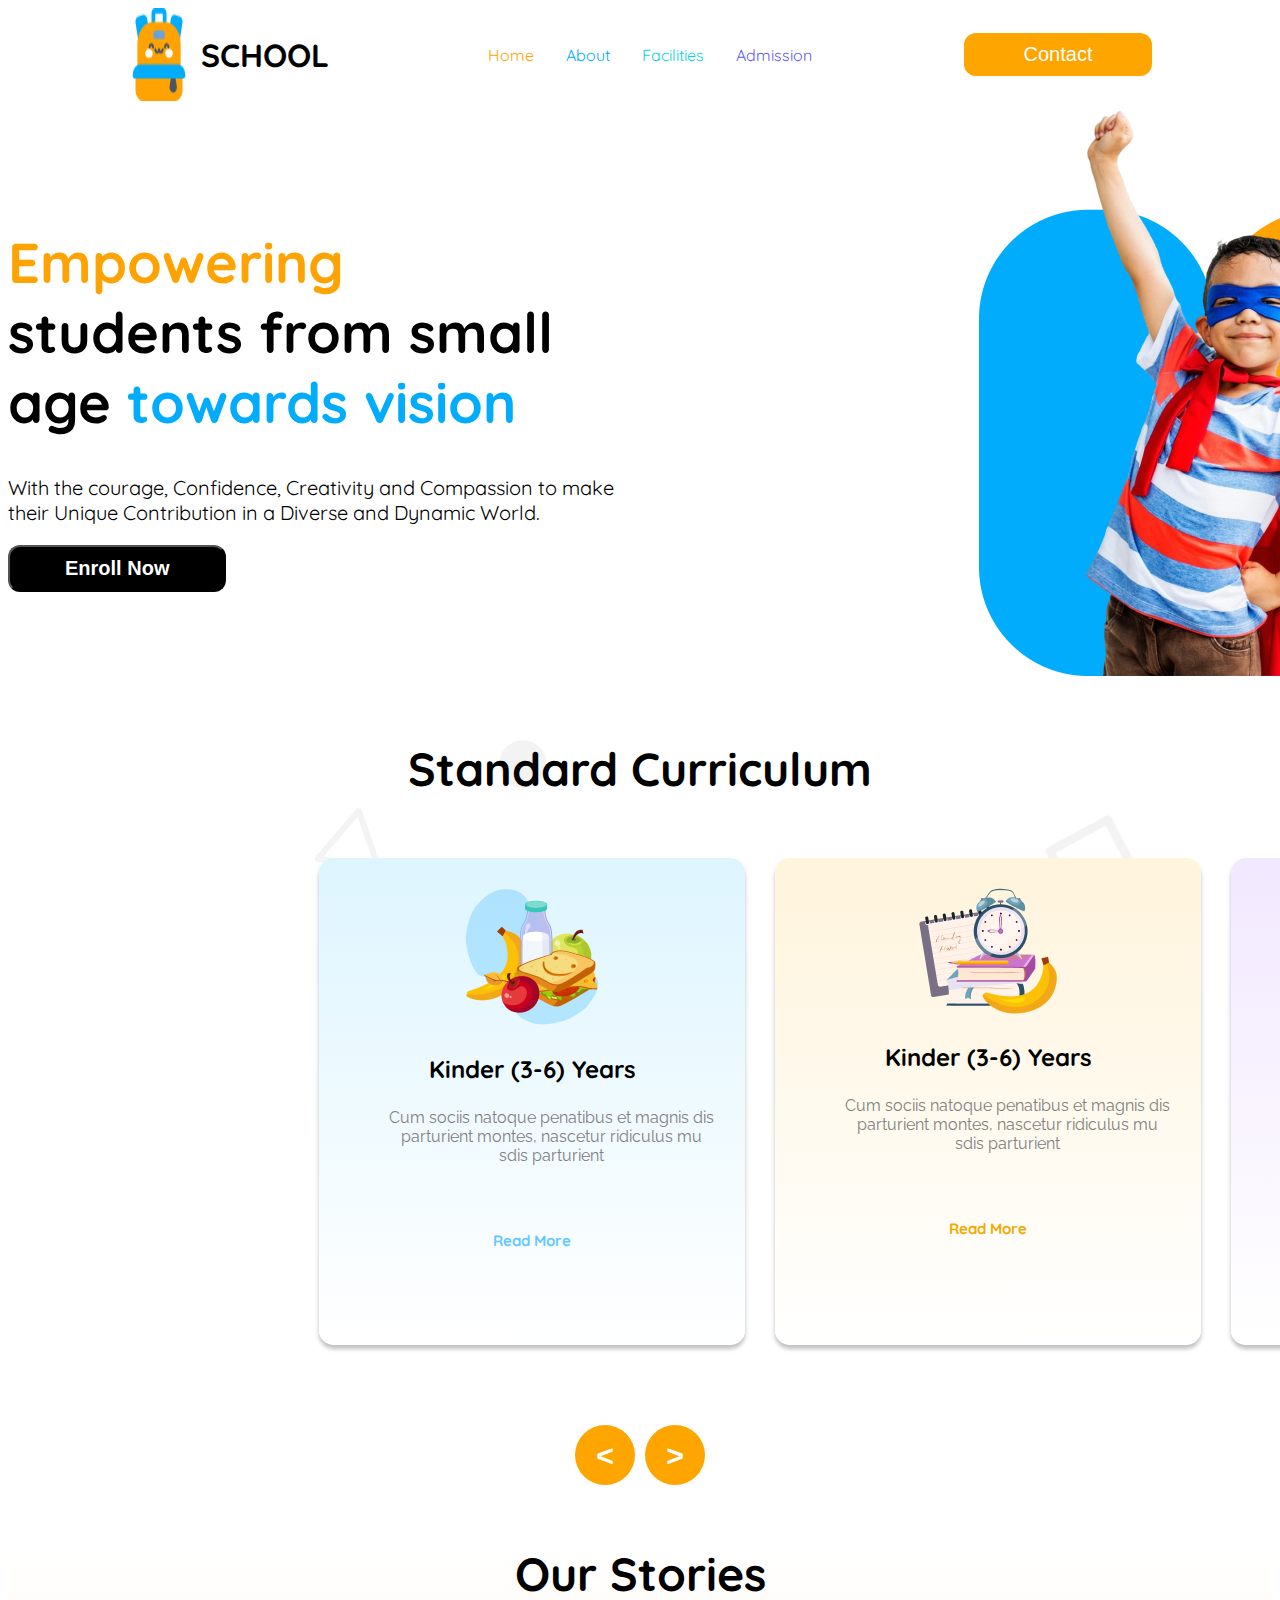
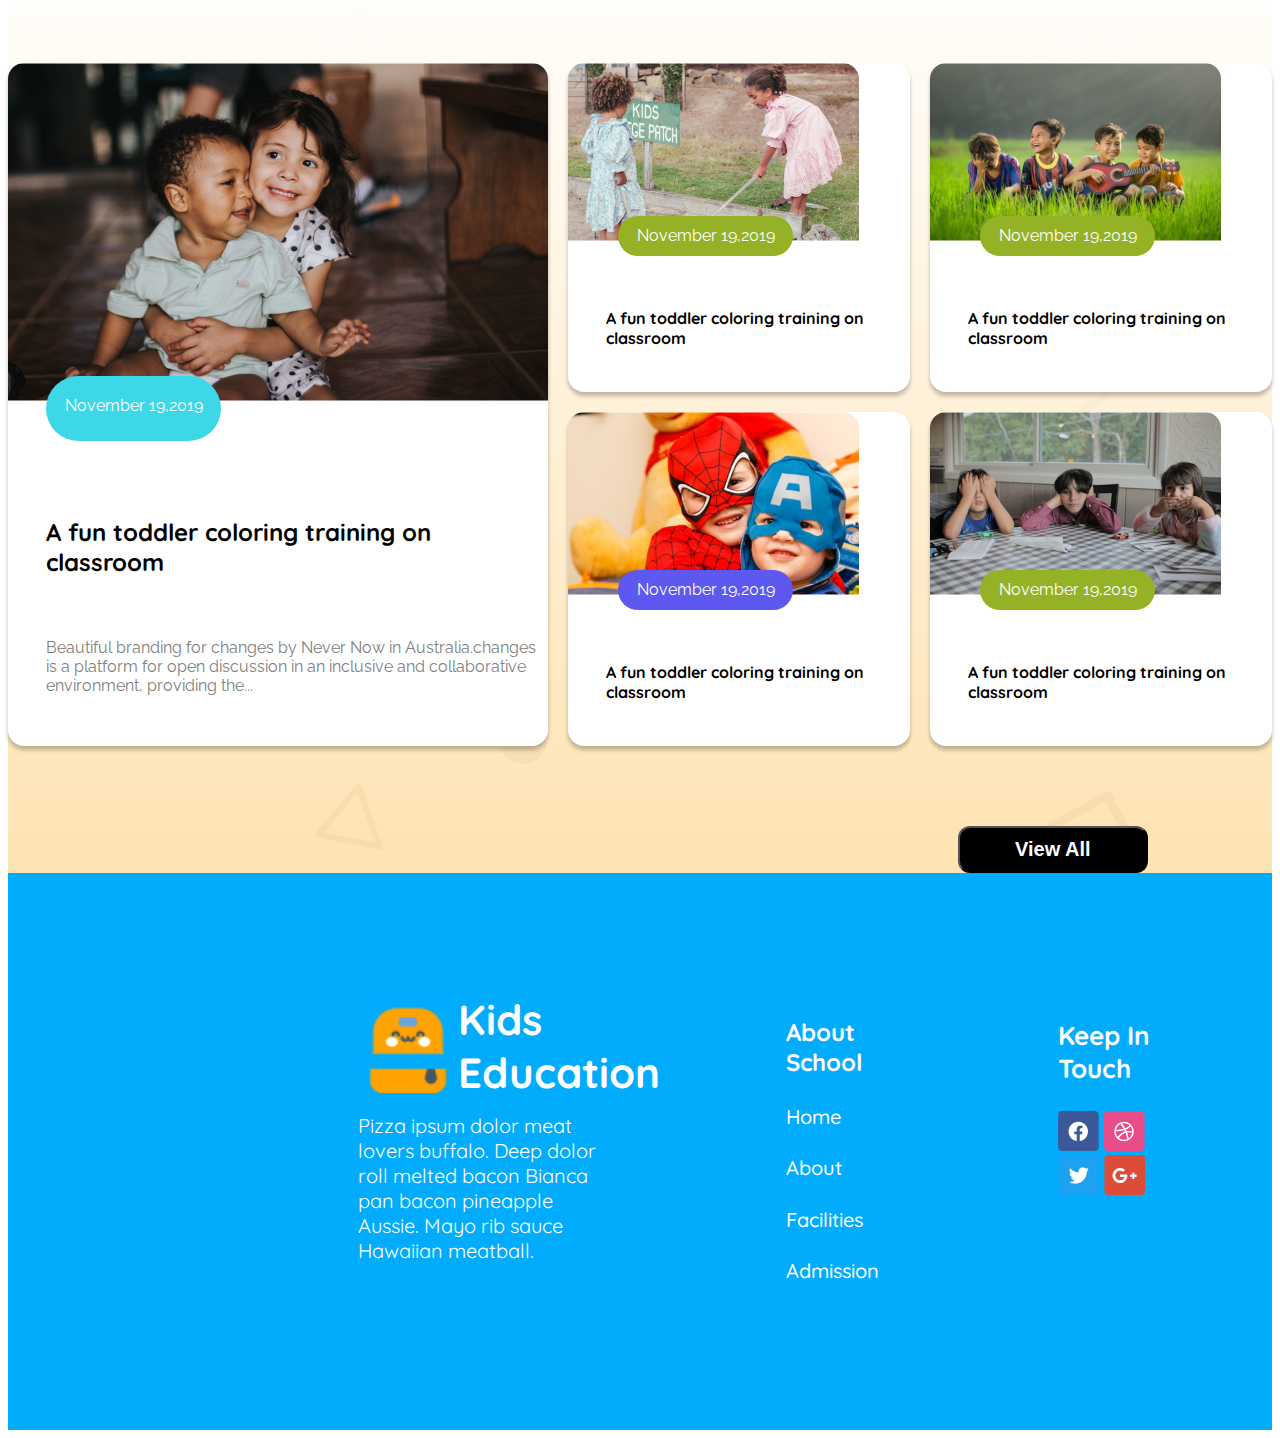
<file: index.html>
<!DOCTYPE html>
<html lang="en">
<head>
    <meta charset="UTF-8">
    <meta name="viewport" content="width=s, initial-scale=1.0">
    <title>Kid School</title>
    <link rel="stylesheet" href="https://cdnjs.cloudflare.com/ajax/libs/font-awesome/6.0.0/css/all.min.css">
    <link rel="stylesheet" href="Styles/School.css">
</head>
<body class="quicksand-font ">
    <header>
        <nav class="navbar flex">
            <div class="flex">
                <img src="./assets/logo.png" alt="">
                <h2 class="school">SCHOOL</h2>
            </div>
            
            <ul class="nav-links flex">
                <li class="nav-item"><a href="" class="nav-link fn-clr-orange">Home</a></li>
                <li class="nav-item"><a href="" class="nav-link fn-clr-skyblue">About</a></li>
                <li class="nav-item"><a href="" class="nav-link fn-clr-4">Facilities</a></li>
                <li class="nav-item"><a href="" class="nav-link fn-clr-lavender">Admission</a></li>
            </ul>
            <div>
                <button class="btn-orange">Contact</button>
            </div>
            <div class="icon">
                <i class="fa-solid fa-bars"></i>
            </div>
        </nav>
        <div class="banner flex">
            <div>
                <h1 class="main-title"><span class="fn-clr-orange">Empowering</span>
                    <br>
                students from small age <span class="fn-clr-skyblue">towards vision</span></h1>
                <p class="banner-description">With the courage, Confidence, Creativity and Compassion to make their Unique Contribution in a Diverse and Dynamic World.</p>
                <button class="btn-black">Enroll Now</button>
                
            </div>
            <div>
                <img src="./assets/hero-kids.png" alt="">
            </div>
        </div>
    </header>
    <main>
        <section class="school-info">
            <h1 class="section-title">Standard Curriculum</h1>
            <div class="cards">
                <div class="card-common card-blue">
                    <img src="assets/kinder.png" alt="">
                    <h3 class="card-title">Kinder (3-6) Years</h3>
                    <p class="card-description raleway">Cum sociis natoque penatibus et magnis
                    dis parturient montes, nascetur ridiculus
                    mu sdis parturient</p>
                    <p class="read-blue">Read More</p>
                </div>
                <div class="card-common card-gray">
                    <img src="assets/elementary.png" alt="">
                    <h3 class="card-title">Kinder (3-6) Years</h3>
                    <p class="card-description raleway">Cum sociis natoque penatibus et magnis
                    dis parturient montes, nascetur ridiculus
                    mu sdis parturient</p>
                    <p class="read-gray">Read More</p>
                </div>
                <div class="card-common card-purple">
                    <img src="assets/middle.png" alt="">
                    <h3 class="card-title">Kinder (3-6) Years</h3>
                    <p class="card-description raleway">Cum sociis natoque penatibus et magnis
                    dis parturient montes, nascetur ridiculus
                    mu sdis parturient</p>
                    <p class="read-purple">Read More</p>
                </div>

            </div>
        </section>
        <div class="next-btn">
            <button class="btn-circle"> < </button>
            <button class="btn-circle"> > </button>
        </div>
        <section class="stories">
            <h1 class="section-title">Our Stories</h1>
            <div class="story-cards">
                <div class="pic-card">
                    <img class="story-img" src="assets/story-1.png" alt="">
                    <div>
                        <p class="raleway badge-blue">November 19,2019</p>
                    </div>
                    <h3 class="story-card-title">A fun toddler coloring training on
                    classroom</h3>
                    <p class="card-description raleway">Beautiful branding for changes by Never Now in Australia.changes is a platform for open discussion in an inclusive and collaborative environment, providing the...</p>
                </div>
                <div class="small-cards">
                    <div class="pic-card-small">
                        <img class="story-img" src="assets/story-2.png" alt="">
                        <p class="raleway badge-green">November 19,2019</p>
                        <h3 class="small-card-title">A fun toddler coloring training on classroom</h3>
                    </div>
                    <div class="pic-card-small">
                        <img class="story-img" src="assets/story-3.png" alt="">
                        <p class="raleway badge-green">November 19,2019</p>
                        <h3 class="small-card-title">A fun toddler coloring training on classroom</h3>
                    </div>
                    <div class="pic-card-small">
                        <img class="story-img" src="assets/story-4.png" alt="">
                        <p class="raleway badge-purple">November 19,2019</p>
                        <h3 class="small-card-title">A fun toddler coloring training on classroom</h3>
                    </div>
                    <div class="pic-card-small">
                        <img class="story-img" src="assets/story-5.png" alt="">
                        <p class="raleway badge-green">November 19,2019</p>
                        <h3 class="small-card-title">A fun toddler coloring training on classroom</h3>
                    </div>
                </div>
            </div>
            <div class="view">
                <button class="btn-black">View All</button>
            </div>
        </section>
    </main>
    <footer>
        <section class="footer">
            <div >
                <div class="footer-logo flex">
                    <img src="./assets/logo.png" alt="">
                    <h2 class="kid-school">Kids <br>Education</h2>
                </div>
                
                <p class="footer-description">Pizza ipsum dolor meat lovers buffalo. Deep dolor roll melted bacon Bianca pan bacon pineapple Aussie. Mayo rib sauce Hawaiian meatball.</p>
            </div>
            
            <div>
                <h3 class="about">About School</h3>
                <h4 class="hafa">Home</h4>
                <h4 class="hafa">About</h4>
                <h4 class="hafa">Facilities</h4>
                <h4 class="hafa">Admission</h4>
            </div>
            <div>
                <h3 class="keep">Keep In Touch</h3>
                <div>
                    <img src="assets/fb.png" alt="">
                    <img src="assets/dribble.png" alt="">
                    <img src="assets/twitter.png" alt="">
                    <img src="assets/google+.png" alt="">
                </div>
            </div>
        </section>
    </footer>
</body>
</html>
</file>
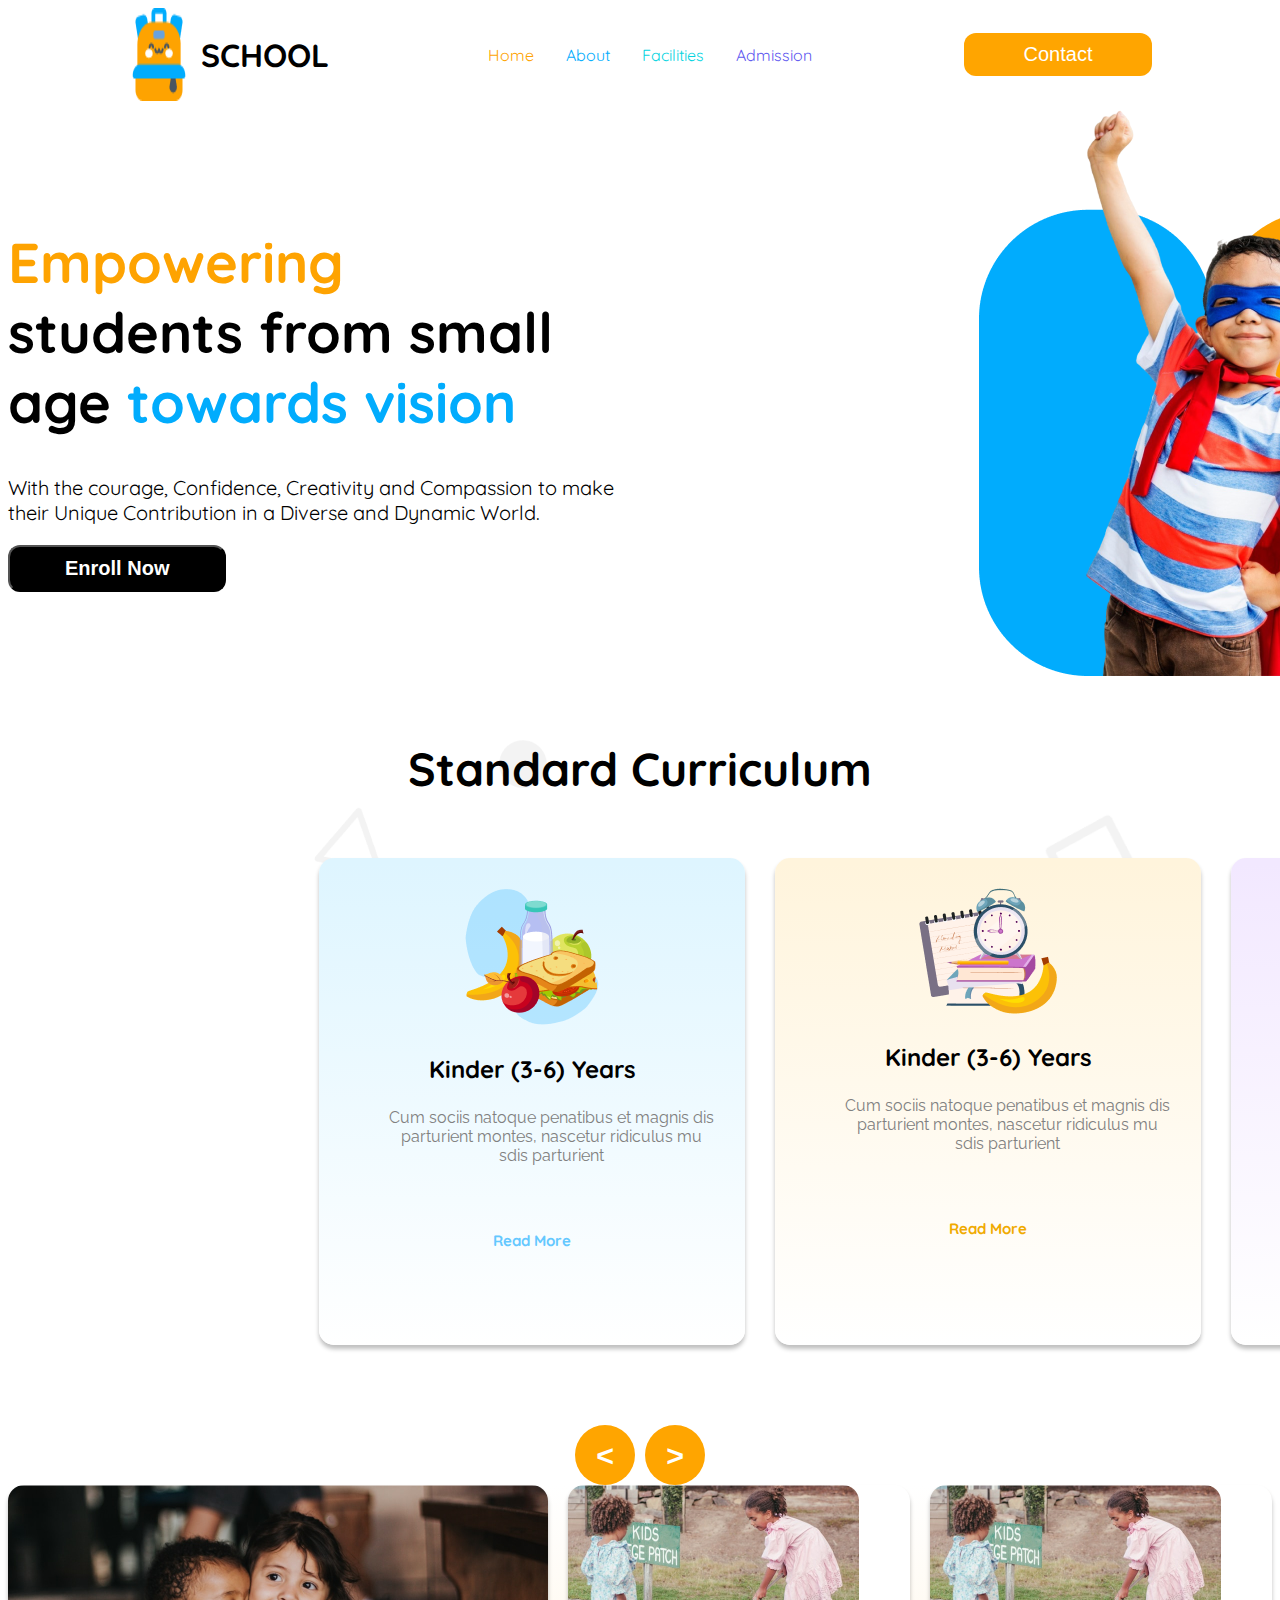
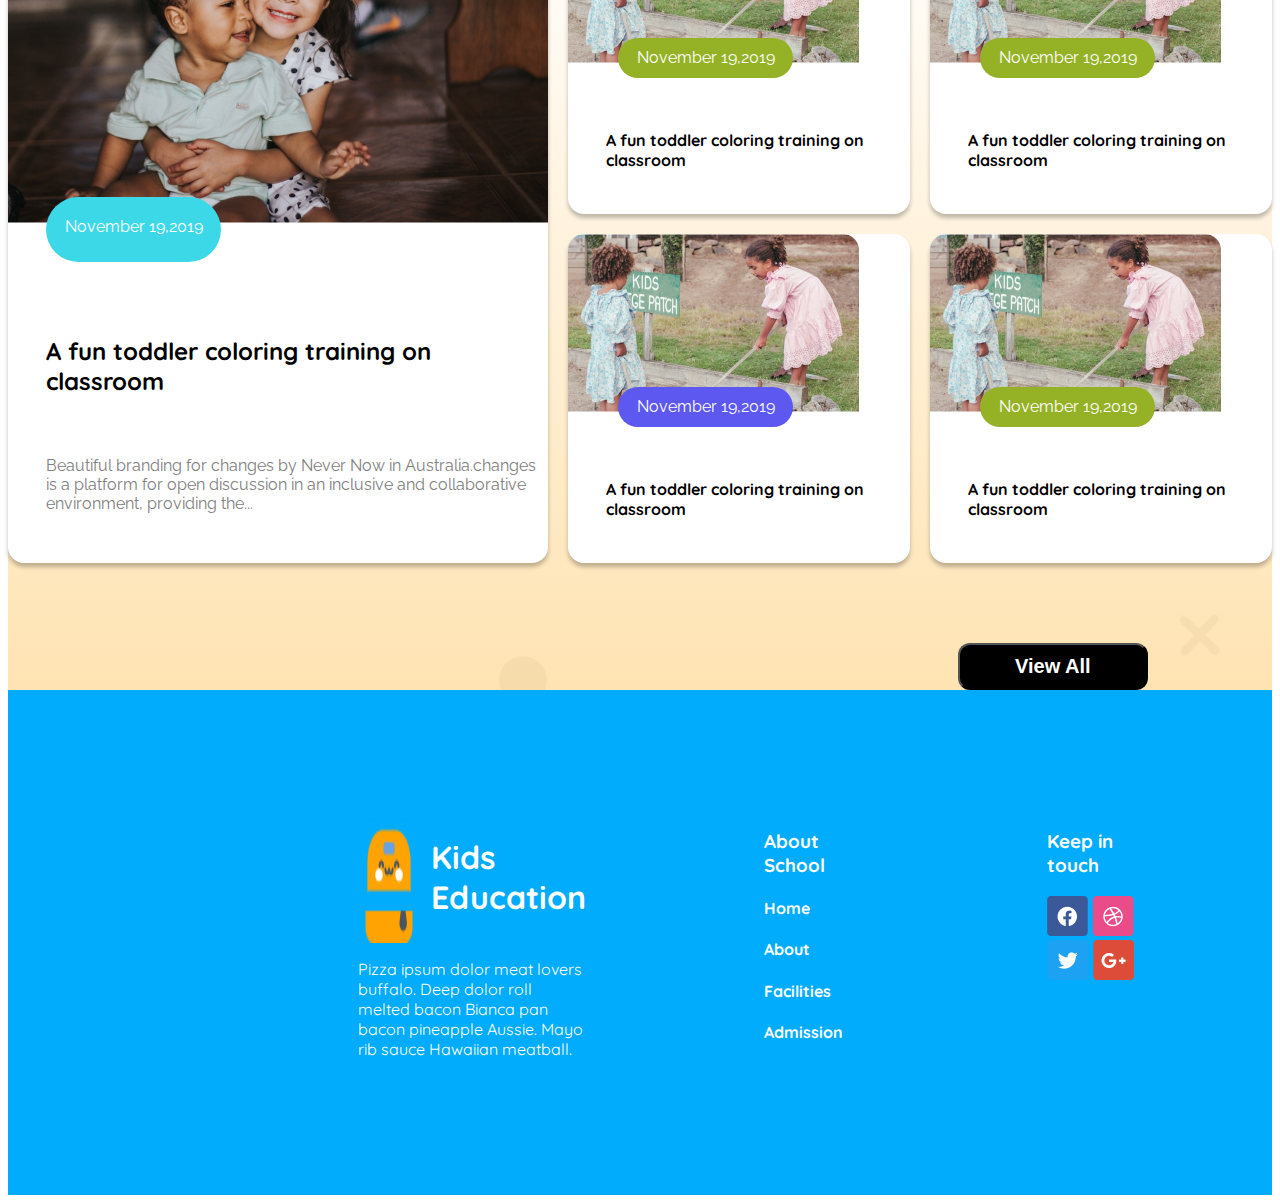
<file: kid-school.html>
<!DOCTYPE html>
<html lang="en">
<head>
    <meta charset="UTF-8">
    <meta name="viewport" content="width=s, initial-scale=1.0">
    <title>Kid School</title>
    <link rel="stylesheet" href="Styles/School.css">
</head>
<body class="quicksand-font ">
    <header>
        <nav class="navbar flex">
            <div class="flex">
                <img src="./assets/logo.png" alt="">
                <h2 class="school">SCHOOL</h2>
            </div>
            
            <ul class="nav-links flex">
                <li class="nav-item"><a href="" class="nav-link fn-clr-orange">Home</a></li>
                <li class="nav-item"><a href="" class="nav-link fn-clr-skyblue">About</a></li>
                <li class="nav-item"><a href="" class="nav-link fn-clr-4">Facilities</a></li>
                <li class="nav-item"><a href="" class="nav-link fn-clr-lavender">Admission</a></li>
            </ul>
            <div>
                <button class="btn-orange">Contact</button>
            </div>
        </nav>
        <div class="banner flex">
            <div>
                <h1 class="main-title"><span class="fn-clr-orange">Empowering</span>
                    <br>
                students from small age <span class="fn-clr-skyblue">towards vision</span></h1>
                <p class="banner-description">With the courage, Confidence, Creativity and Compassion to make their Unique Contribution in a Diverse and Dynamic World.</p>
                <button class="btn-black">Enroll Now</button>
            </div>
            <div>
                <img src="./assets/hero-kids.png" alt="">
            </div>
        </div>
    </header>
    <main>
        <section class="school-info">
            <h1 class="section-title">Standard Curriculum</h1>
            <div class="cards">
                <div class="card-common card-blue">
                    <img src="assets/kinder.png" alt="">
                    <h3 class="card-title">Kinder (3-6) Years</h3>
                    <p class="card-description raleway">Cum sociis natoque penatibus et magnis
                    dis parturient montes, nascetur ridiculus
                    mu sdis parturient</p>
                    <p class="read-blue">Read More</p>
                </div>
                <div class="card-common card-gray">
                    <img src="assets/elementary.png" alt="">
                    <h3 class="card-title">Kinder (3-6) Years</h3>
                    <p class="card-description raleway">Cum sociis natoque penatibus et magnis
                    dis parturient montes, nascetur ridiculus
                    mu sdis parturient</p>
                    <p class="read-gray">Read More</p>
                </div>
                <div class="card-common card-purple">
                    <img src="assets/middle.png" alt="">
                    <h3 class="card-title">Kinder (3-6) Years</h3>
                    <p class="card-description raleway">Cum sociis natoque penatibus et magnis
                    dis parturient montes, nascetur ridiculus
                    mu sdis parturient</p>
                    <p class="read-purple">Read More</p>
                </div>

            </div>
        </section>
        <div class="next-btn">
            <button class="btn-circle"> < </button>
            <button class="btn-circle"> > </button>
        </div>
        <section class="stories">
            <div class="story-cards">
                <div class="pic-card">
                    <img class="story-img" src="assets/story-1.png" alt="">
                    <div>
                        <p class="raleway badge-blue">November 19,2019</p>
                    </div>
                    <h3 class="story-card-title">A fun toddler coloring training on
                    classroom</h3>
                    <p class="card-description raleway">Beautiful branding for changes by Never Now in Australia.changes is a platform for open discussion in an inclusive and collaborative environment, providing the...</p>
                </div>
                <div class="small-cards">
                    <div class="pic-card-small">
                        <img class="story-img" src="assets/story-2.png" alt="">
                        <div>
                            <p class="raleway badge-green">November 19,2019</p>
                        </div>
                        <h3 class="small-card-title">A fun toddler coloring training on classroom</h3>
                    </div>
                    <div class="pic-card-small">
                        <img class="story-img" src="assets/story-2.png" alt="">
                        <div>
                            <p class="raleway badge-green">November 19,2019</p>
                        </div>
                        <h3 class="small-card-title">A fun toddler coloring training on classroom</h3>
                    </div>
                    <div class="pic-card-small">
                        <img class="story-img" src="assets/story-2.png" alt="">
                        <div>
                            <p class="raleway badge-purple">November 19,2019</p>
                        </div>
                        <h3 class="small-card-title">A fun toddler coloring training on classroom</h3>
                    </div>
                    <div class="pic-card-small">
                        <img class="story-img" src="assets/story-2.png" alt="">
                        <div>
                            <p class="raleway badge-green">November 19,2019</p>
                        </div>
                        <h3 class="small-card-title">A fun toddler coloring training on classroom</h3>
                    </div>
                </div>
            </div>
            <div class="view">
                <button class="btn-black">View All</button>
            </div>
        </section>
    </main>
    <footer>
        <section class="footer">
            <div>
                <div class="flex">
                    <img src="./assets/logo.png" alt="">
                    <h2 class="school">Kids <br>Education</h2>
                </div>
                
                <p>Pizza ipsum dolor meat lovers buffalo. Deep dolor roll melted bacon Bianca pan bacon pineapple Aussie. Mayo rib sauce Hawaiian meatball.</p>
            </div>
            
            <div>
                <h3>About School</h3>
                <h4>Home</h4>
                <h4>About</h4>
                <h4>Facilities</h4>
                <h4>Admission</h4>
            </div>
            <div>
                <h3>Keep in touch</h3>
                <div>
                    <img src="assets/fb.png" alt="">
                    <img src="assets/dribble.png" alt="">
                    <img src="assets/twitter.png" alt="">
                    <img src="assets/google+.png" alt="">
                </div>
            </div>
        </section>
    </footer>
</body>
</html>
</file>
<file: Styles/School.css>
@import url('https://fonts.googleapis.com/css2?family=Quicksand:wght@300..700&display=swap');

@import url('https://fonts.googleapis.com/css2?family=Raleway:ital,wght@0,100..900;1,100..900&display=swap');


 .quicksand-font {
    font-family: "Quicksand", serif;
    font-optical-sizing: auto;
    font-weight: 400;
    font-style: normal;
  }


 .raleway{
    font-family: "Raleway", serif;
    font-optical-sizing: auto;
    font-weight: 400;
    font-style: normal;
  }


  /* main{
    align-items: center;
    margin: 0px auto;
  } */

  /* Shared style */

  .card-title{
    font-size: 1.5rem;
    font-weight: 700;
  }
  .section-title{
    font-weight: 700;
    font-size: 2.9rem;
    text-align: center;
    margin: 60px auto;
    
  }

  .card-description{
    font-size: 1rem;
    font-weight: 400;
    color: #808080;
  }

  /* buttons style */

  .btn-orange{
    background-color: orange;
    padding: 10px 60px;
    border-radius: 12px;
    color: white;
    font-size: 1.25rem;
    font-weight: 500;
    border: none;
  }
 
  .btn-black{
    background-color: black;
    padding: 10px 55px;
    border-radius: 12px;
    color: white;
    font-size: 1.25rem;
    font-weight: 700;
  }

  .btn-circle{
    background-color: orange;
    border-radius: 50%;
    color: #FFFFFF;
    font-size: 1.9rem;
    font-weight: 800;
    width: 60px;
    height: 60px;
    border: none; 
  }

  /* front color ans size*/
  .fn-clr-orange{
    color: rgba(254, 163, 1, 1);
  }
  .fn-clr-skyblue{
    color: rgba(1, 172, 253, 1);
  }
  .fn-clr-lavender{
    color: #5D58EF;
  }
  .fn-clr-4{
    color: #05D4DF;
  }

  

  /* navbar related style */

  .flex{
    display: flex;
  }

  .icon{
    display: none;
  }

  .nav-link{
    text-decoration: none;
  }

  .navbar{
    justify-content: space-evenly;
    align-items: center;
    margin: 0px auto;
  }

  .nav-item{
    margin-right: 32px;
    list-style: none;
  }

  .school{
    font-size: 2rem;
    font-weight: 700;
    padding-left: 11px;
  }

  /* banner related style */

  .banner{
    justify-content: space-evenly;
    width: 1440px;
    align-items: center;
    margin: 0px auto;
    gap: 350px;
  }

  .main-title{
    font-size: 3.5rem;
    font-weight: 700;
  }
  .banner-description{
    font-size: 1.25rem;
    font-weight: 400;
  }

  /* main section style */

  /* card related style */

  .school-info{
    /* width: 1440px; */
    /* height: 850px; */
    /* padding: 50px; */
    margin: 10px auto;
    background-image: url(../assets/bg.png);
  }
  .card-common{
    text-align: center;
    width: 366px;
    padding: 30px;
    border-radius: 15px;
    box-shadow: 0px 4px 4px 0px rgba(0, 0, 0, 0.25);

  }
  .cards{
    display: grid;
    grid-template-columns: repeat(3, 1fr);
    gap: 30px;
    justify-content: center;
    width: 1160px;
    margin-left: 400px;
    
  }

  .card-blue{
    background-image: linear-gradient(#DEF5FF 1%,#FFFFFF);
  }
  .card-gray{
    background-image: linear-gradient(#FFF4DC 1%,#FFFFFF); 
  }
  .card-purple{
    background-image: linear-gradient(#F2E8FF 1%,#FFFFFF); 
  }

  .read-blue{
    color: rgba(100, 200, 255, 1);
    font-size: 15px;
    font-weight: 700;
    padding-top: 50px;
    padding-bottom: 50px;
  }
  .read-gray{
    color: rgba(240, 170, 0, 1);
    font-size: 15px;
    font-weight: 700;
    padding-top: 50px;
    padding-bottom: 50px;
  }
  .read-purple{
    color: rgba(135, 0, 255, 1);
    font-size: 15px;
    font-weight: 700;
    padding-top: 50px;
    padding-bottom: 50px;
  }

  .next-btn{
    display: flex;
    justify-content: center;
    margin-top: 80px ;
    gap: 10px;
  }



/* stories related style */

  .stories{
    background-image: linear-gradient(to top, rgba(254, 163, 1, 0.3),#FFFFFF),
    url(../assets/bg.png);
    /* width: 1440px;
    height: 1020px; */
    
  }

  .pic-card{
    display: grid;
    grid-template-columns: repeat(1,1fr);
    width: 540px;
    box-shadow: 0px 4px 4px 0px rgba(0, 0, 0, 0.25);
    border-radius: 16px;
    background-color: white;
  }

  .pic-card-small{
    display: grid;
    grid-template-columns: repeat(1,1fr);
    /* width: 290px; */
    box-shadow: 0px 4px 4px 0px rgba(0, 0, 0, 0.25);
    border-radius: 16px;
    background-color: white;
  }

  .badge-blue{
    background-color: #3CD8E8;
    width: 175px;
    height: 45px;
    border-radius: 47px;
    text-align: center;
    padding-top: 20px ;
    color: white;
    margin-left: 38px;
    margin-top: -60px;
  }

  .badge-purple{
    background-color: #5D58F0;
    width: 175px;
    height: 30px;
    border-radius: 47px;
    text-align: center;
    padding-top: 10px ;
    color: white;
    margin-left: 50px;
    margin-top: -25px;
  }

  

  .badge-green{
    background-color: #95B226;
    width: 175px;
    height: 30px;
    border-radius: 47px;
    text-align: center;
    padding-top: 10px ;
    color: white;
    margin-left: 50px;
    margin-top: -25px;
    
  }

  .story-card-title{
    font-size: 24px;
    font-weight: 700;
    padding-left: 38px;
    margin-bottom: 10px;
  }

  .card-description{
    padding-left: 38px;
  }

  .small-card-title{
    font-size: 1rem;
    font-weight: 700;
    padding: 20PX 8px 28px 38px;
  }

  .story-img{
    border-radius: 16px 16px  0px 0px;
  }

  .story-cards{
    display: flex;
    justify-content: center;
    gap: 20px;
  }

  .small-cards{
    display: grid;
    grid-template-columns: repeat(2,1fr);
    gap: 20px;
  }

  .view{
    margin: 80px 0px 0px 950px;
  }


  /* footer section style */

  .footer{
    display: grid;
    grid-template-columns: repeat(3,1fr);

    background-color: #01ACFD;
    color: white;
    padding: 120px 120px 120px 350px;
    gap: 178px;
    
  }
  .footer-logo{
    width: 250px;
    height: 100px; 
  }

  .kid-school{
    font-weight: 700;
    font-size: 42px;
    margin-top: 0px;
  }
  .footer-description{
    font-size: 20px;
    font-weight: 400;
    
  }
  .about{
    font-size: 24px;
    font-weight: 700;
  }
  .hafa{
    font-size: 20px;
    font-weight: 500;
  }
  .keep{
    font-size: 26px;
    font-weight: 700;
  }

  /* responsive */

  @media screen and (max-width:576px) {
    .nav-link, 
    .btn-orange, 
    .pic-card,
    .next-btn,
    .school {
        display: none;
    }
    

    .navbar{
      border-bottom: 1px solid orange;
    }


    .banner{
        flex-direction: column-reverse;
        text-align: center;
        align-items: center;
        width: 100%; 
        padding-left: 15px;
        gap: 20px;
    }

    .banner img{
      max-width: 576px;
    }

    .cards{
        display: grid;
        grid-template-columns: repeat(1, 1fr);
        justify-content: center;
        margin-left: 50px;
        gap: 20px;
        width: 100%;
    }

    .school-info{
        width: 100%;
    }
    .small-cards {
        display: grid;
        grid-template-rows: repeat(2, 1fr);
        max-width: 100%;
        align-items: center;
    }

    .view{
      margin: 80px 170px 0px;
    }

    .footer{
        display: grid;
        grid-template-columns: repeat(1, 1fr);
        padding-left: 30px;
        color: white;
        margin-top: 0px;
        gap: 30px;
    }

    .footer-description{
      font-size: 18px;
    }
    .about{
      font-size: 25px;
      font-weight: 600;
    }
    .hafa{
      font-size: 20px;
      font-weight: 500;
    }
    .keep{
      font-size: 26px;
      font-weight: 700;
    }
}
</file>
